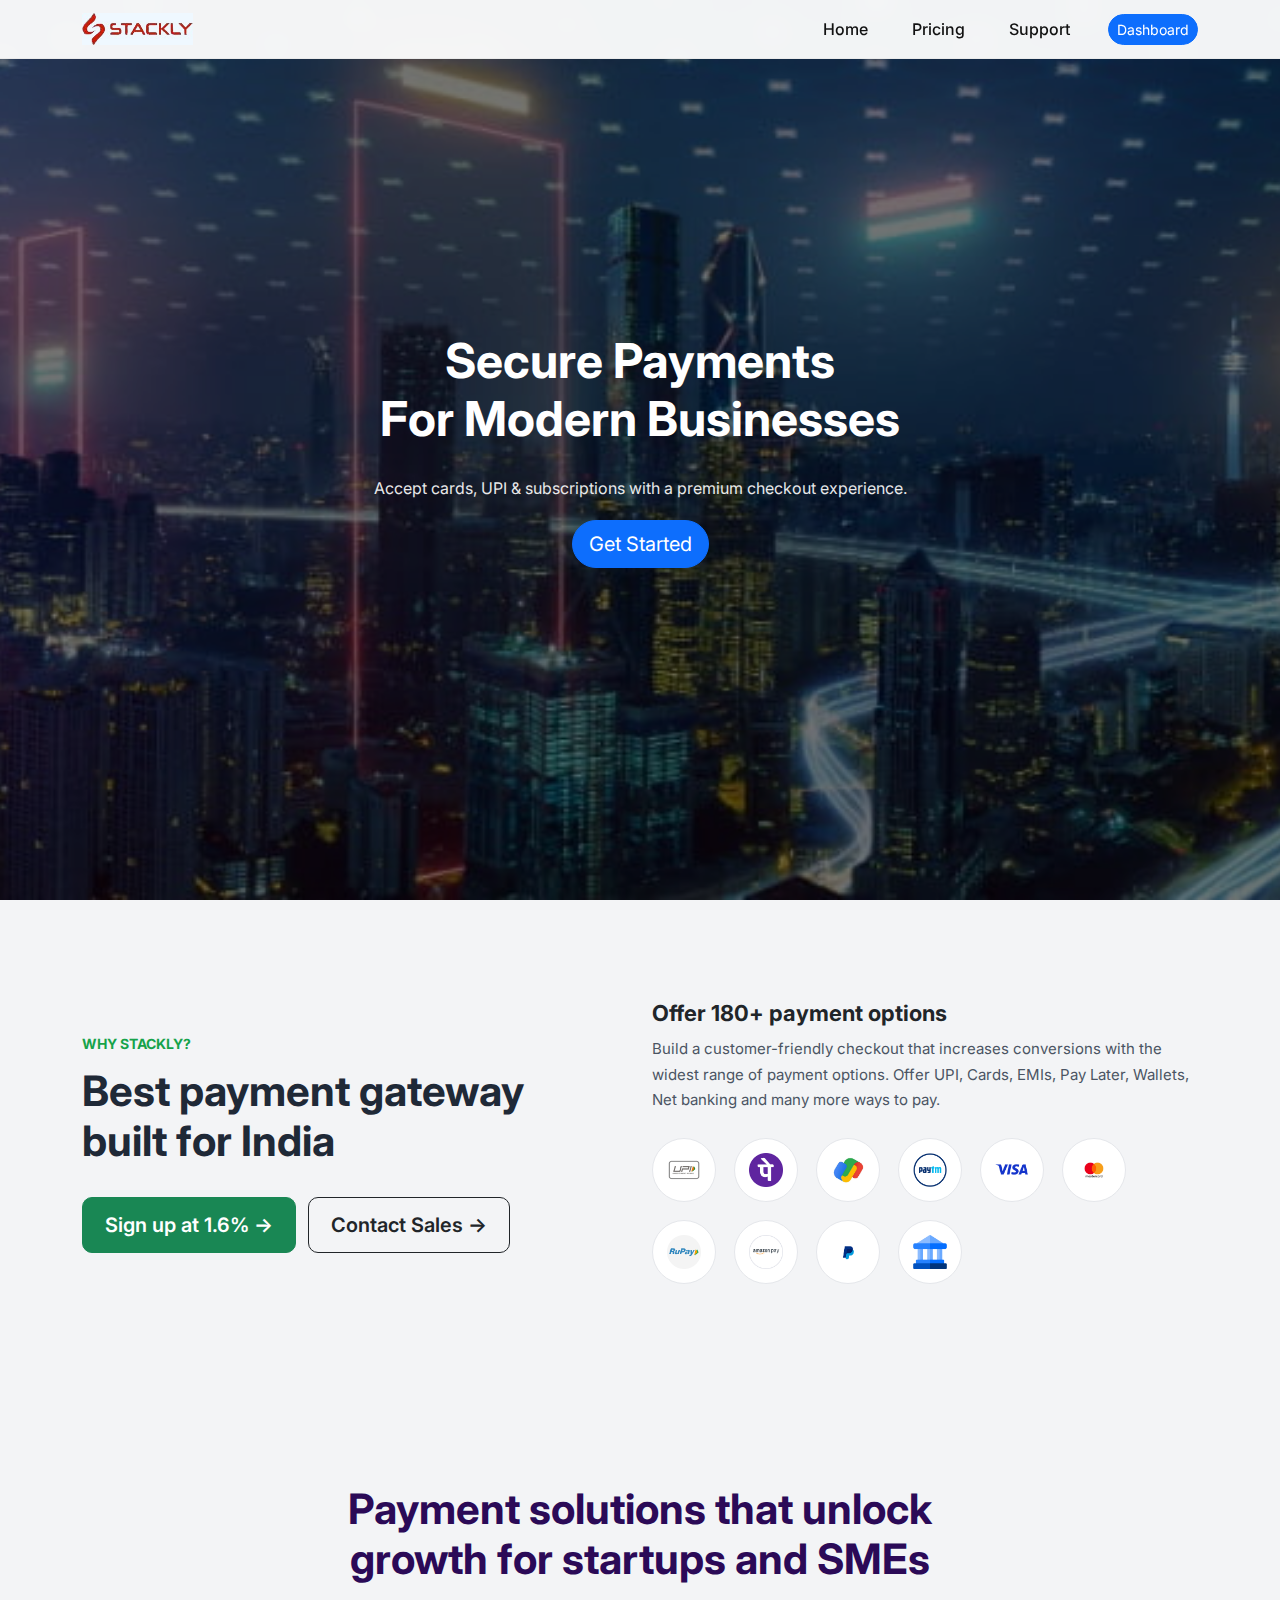
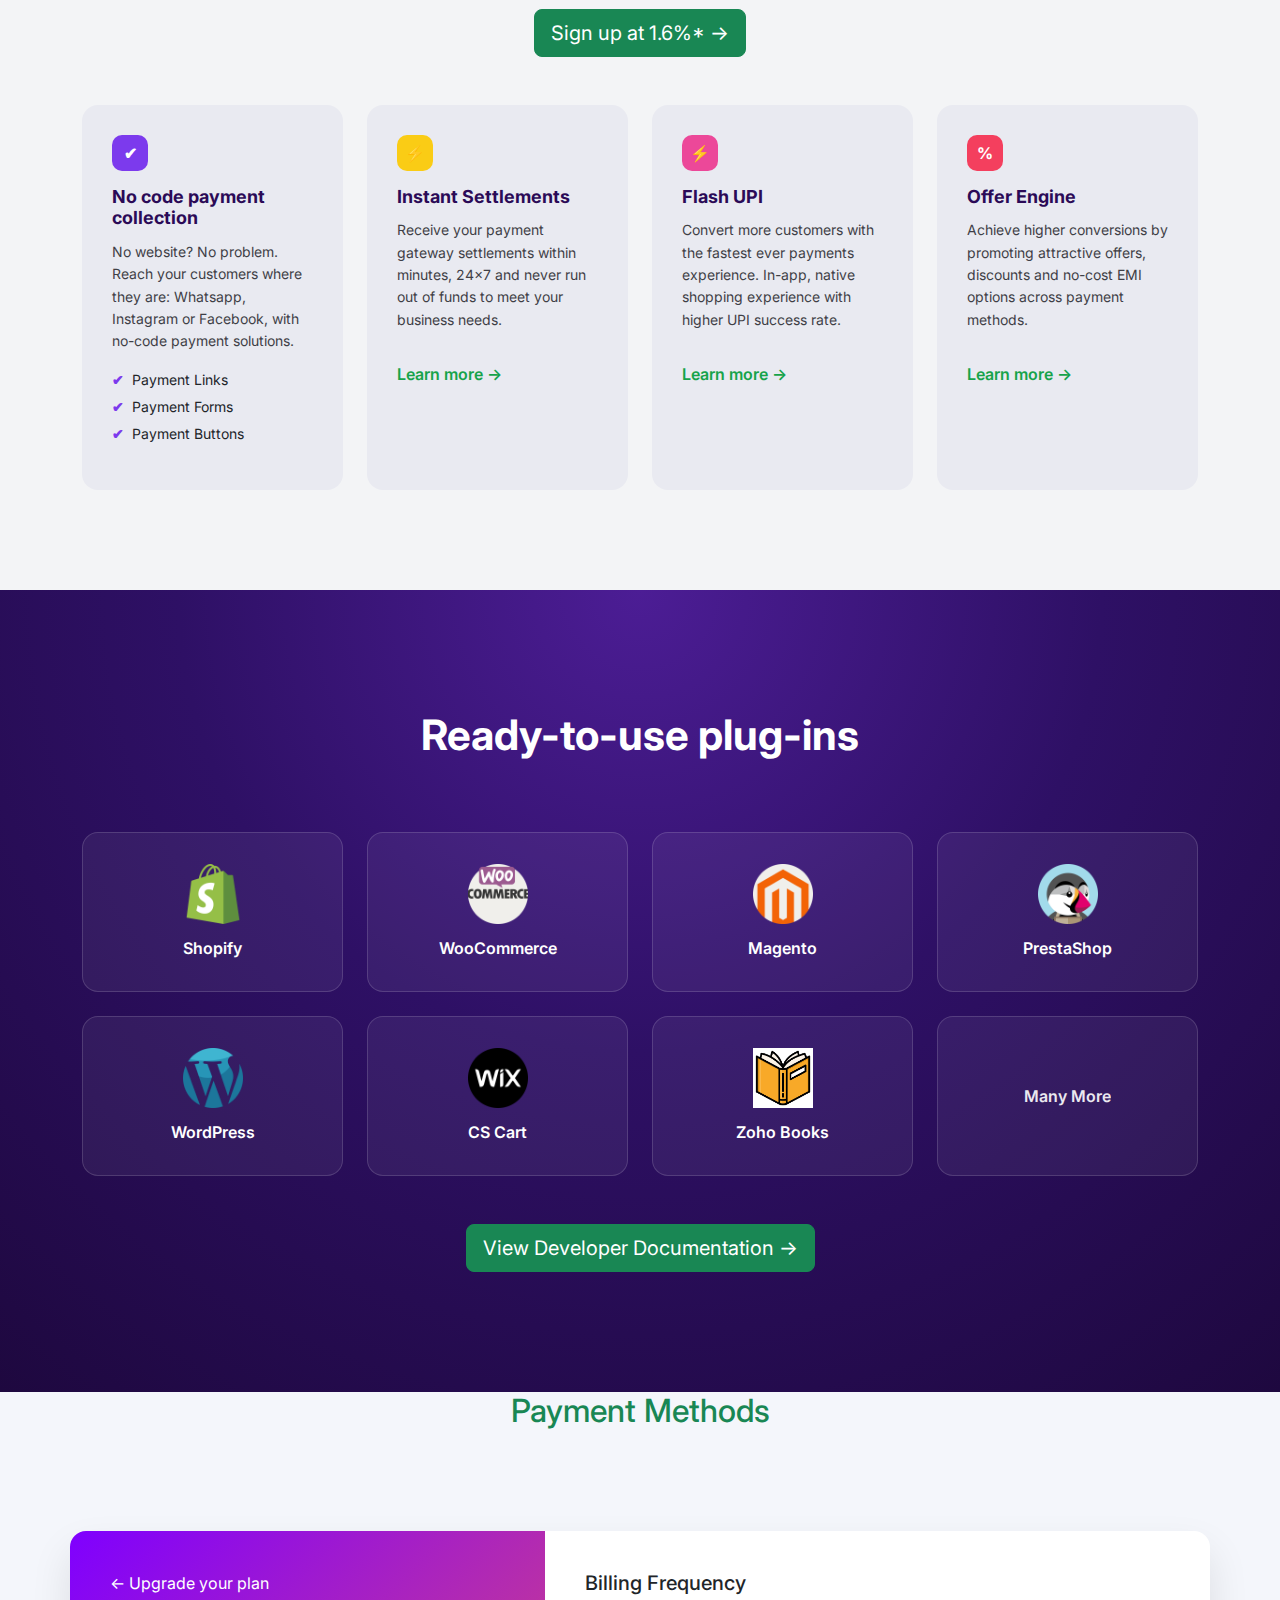
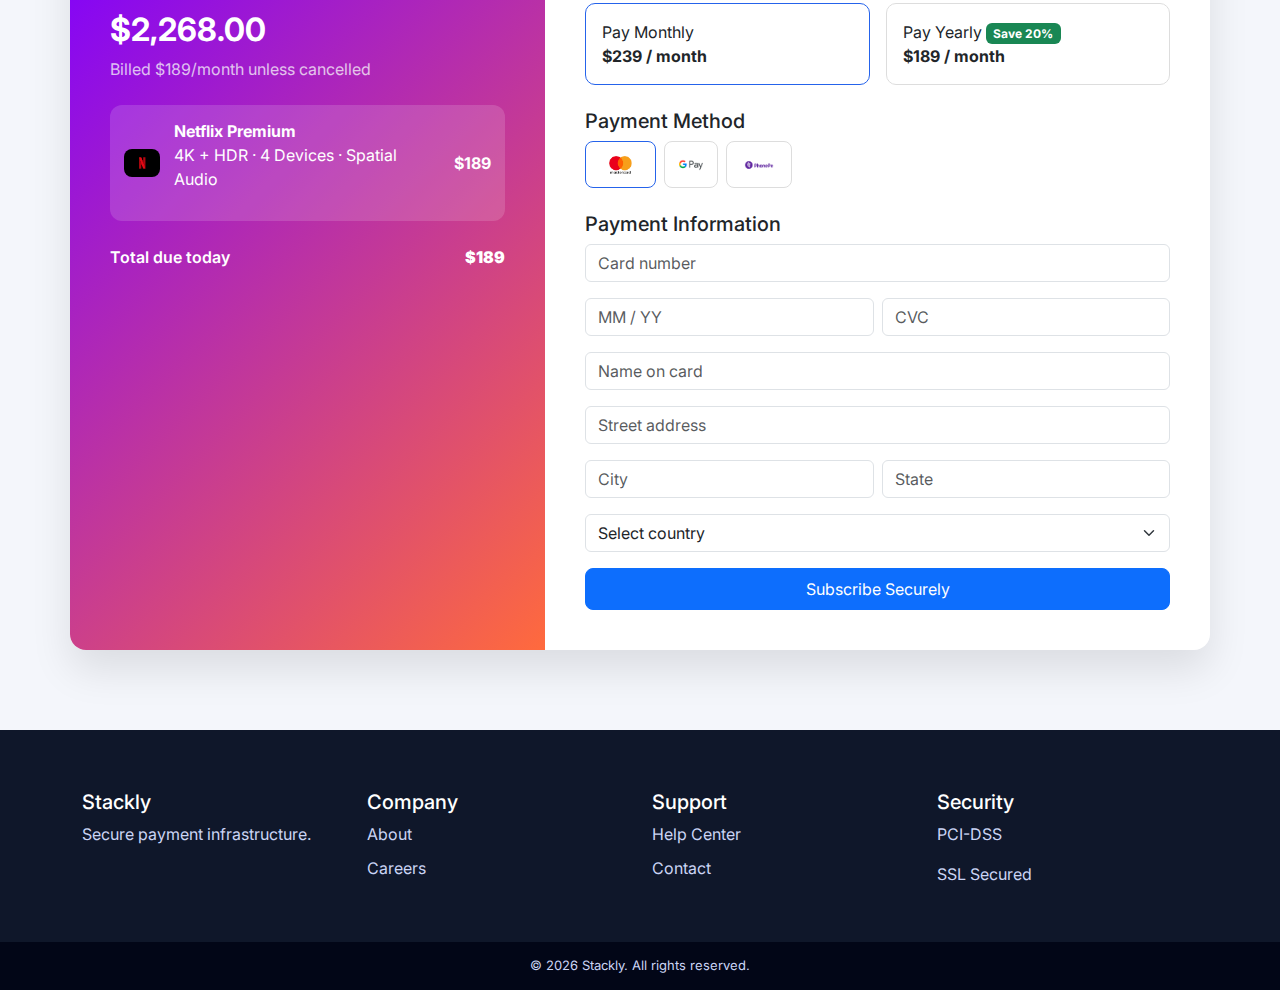
<file: index.html>
<!DOCTYPE html>
<html lang="en">
<head>
  <meta charset="UTF-8">
  <title>Premium Payment UI</title>
  <meta name="viewport" content="width=device-width, initial-scale=1">
  <link href="https://cdn.jsdelivr.net/npm/bootstrap@5.3.3/dist/css/bootstrap.min.css" rel="stylesheet">
  <link href="https://fonts.googleapis.com/css2?family=Inter:wght@400;500;600;700&display=swap" rel="stylesheet">

  <link rel="stylesheet" href="style.css">
</head>
<body>
<nav class="navbar navbar-expand-lg fixed-top">
  <div class="container">
    <a class="navbar-brand" href="#">
      <img src="logo (1).jpg" alt="Logo">
    </a>

    <button class="navbar-toggler" data-bs-toggle="collapse" data-bs-target="#navMenu">
      <span class="navbar-toggler-icon"></span>
    </button>

    <div class="collapse navbar-collapse justify-content-end" id="navMenu">
      <ul class="navbar-nav align-items-center">
        <li class="nav-item"><a class="nav-link" href="error.html">Home</a></li>
        <li class="nav-item"><a class="nav-link" href="error.html">Pricing</a></li>
        <li class="nav-item"><a class="nav-link" href="error.html">Support</a></li>
        <li class="nav-item ms-3">
          <a class="btn btn-primary btn-sm rounded-pill" href="error.html">Dashboard</a>
        </li>
      </ul>
    </div>
  </div>
</nav>

<section class="hero-slider">

  <div class="hero-slide active" style="background-image:url('SLIDE1.jpg')">
    <div class="hero-overlay"></div>
    <div class="hero-content">
      <h1>Secure Payments<br>For Modern Businesses</h1>
      <p>Accept cards, UPI & subscriptions with a premium checkout experience.</p>
      <a href="error.html" class="btn btn-primary btn-lg rounded-pill">Get Started</a>
    </div>
  </div>

  <div class="hero-slide" style="background-image:url('SLIDE2.webp')">
    <div class="hero-overlay"></div>
    <div class="hero-content">
      <h1>Simple Checkout<br>Higher Conversions</h1>
       <p>Designed to reduce drop-offs and increase trust.</p>
      <a href="error.html" class="btn btn-primary btn-lg rounded-pill">View Plans</a>
    </div>
  </div>

  <div class="hero-slide" style="background-image:url('SLIDE3.png')">
    <div class="hero-overlay"></div>
    <div class="hero-content">
      <h1>Subscriptions<br>Made Effortless</h1>
      <p>Recurring billing with full transparency.</p>
      <a href="error.html" class="btn btn-primary btn-lg rounded-pill">Subscribe Now</a>
    </div>
  </div>

</section>
<section class="why-gateway">
  <div class="container">
    <div class="row align-items-center">

      <div class="col-lg-6 mb-5 mb-lg-0">
        <span class="section-tag">WHY STACKLY?</span>

        <h2 class="section-title">
          Best payment gateway <br>
          built for India
        </h2>

        <div class="cta-buttons">
          <a href="error.html" class="btn btn-success btn-lg me-2">
            Sign up at 1.6% →
          </a>
          <a href="error.html" class="btn btn-outline-dark btn-lg">
            Contact Sales →
          </a>
        </div>
      </div>

    
      <div class="col-lg-6">
        <h5 class="feature-title">Offer 180+ payment options</h5>

        <p class="feature-text">
          Build a customer-friendly checkout that increases conversions
          with the widest range of payment options. Offer UPI, Cards,
          EMIs, Pay Later, Wallets, Net banking and many more ways to pay.
        </p>

    
        <div class="payment-icons">
          <div class="icon-circle"><img src="upi-icon.webp" alt="UPI"></div>
          <div class="icon-circle"><img src="phonepe-icon.webp" alt="PhonePe"></div>
          <div class="icon-circle"><img src="Gpay-icon.jpg" alt="Google Pay"></div>
          <div class="icon-circle"><img src="paytm_icon.webp" alt="Paytm"></div>
          <div class="icon-circle"><img src="VISA-logo.png" alt="Visa"></div>
          <div class="icon-circle"><img src="mastercard.png" alt="Mastercard"></div>
          <div class="icon-circle"><img src="Rupay.png" alt="RuPay"></div>
          <div class="icon-circle"><img src="Amazonpay.png" alt="Amazon Pay"></div>
          <div class="icon-circle"><img src="paypol-icon.png" alt="PayPal"></div>
          <div class="icon-circle"><img src="bank.png" alt="Net Banking"></div>
        </div>
      </div>

    </div>
  </div>
</section>
<section class="solutions-section">
  <div class="container">

   
    <div class="text-center mb-5">
      <h2 class="solutions-title">
        Payment solutions that unlock <br>
        growth for startups and SMEs
      </h2>

      <a href="error.html" class="btn btn-success btn-lg mt-3">
        Sign up at 1.6%* →
      </a>
    </div>

  
    <div class="row g-4">
      <div class="col-lg-3 col-md-6">
        <div class="solution-card">
          <div class="icon purple">✔</div>
          <h5>No code payment collection</h5>
          <p>
            No website? No problem. Reach your customers where they are:
            Whatsapp, Instagram or Facebook, with no-code payment solutions.
          </p>

          <ul>
            <li>Payment Links</li>
            <li>Payment Forms</li>
            <li>Payment Buttons</li>
          </ul>
        </div>
      </div>

      <div class="col-lg-3 col-md-6">
        <div class="solution-card">
          <div class="icon yellow">⚡</div>
          <h5>Instant Settlements</h5>
          <p>
            Receive your payment gateway settlements within minutes, 24×7
            and never run out of funds to meet your business needs.
          </p>

          <a href="error.html" class="learn-more">Learn more →</a>
        </div>
      </div>

    
      <div class="col-lg-3 col-md-6">
        <div class="solution-card">
          <div class="icon pink">⚡</div>
          <h5>Flash UPI</h5>
          <p>
            Convert more customers with the fastest ever payments experience.
            In-app, native shopping experience with higher UPI success rate.
          </p>

          <a href="error.html" class="learn-more">Learn more →</a>
        </div>
      </div>


      <div class="col-lg-3 col-md-6">
        <div class="solution-card">
          <div class="icon rose">%</div>
          <h5>Offer Engine</h5>
          <p>
            Achieve higher conversions by promoting attractive offers,
            discounts and no-cost EMI options across payment methods.
          </p>

          <a href="error.html" class="learn-more">Learn more →</a>
        </div>
      </div>

    </div>
  </div>
</section>
<section class="plugins-section">
  <div class="container text-center">

    <h2 class="plugins-title">Ready-to-use plug-ins</h2>

    <div class="row g-4 justify-content-center mt-5">
      <div class="col-lg-3 col-md-4 col-6">
        <div class="plugin-card">
          <img src="shopify.png" alt="Shopify">
          <p>Shopify</p>
        </div>
      </div>

      <div class="col-lg-3 col-md-4 col-6">
        <div class="plugin-card">
          <img src="woocommerce.png" alt="WooCommerce">
          <p>WooCommerce</p>
        </div>
      </div>

      <div class="col-lg-3 col-md-4 col-6">
        <div class="plugin-card">
          <img src="magento.png" alt="Magento">
          <p>Magento</p>
        </div>
      </div>

      <div class="col-lg-3 col-md-4 col-6">
        <div class="plugin-card">
          <img src="prestashop.png" alt="PrestaShop">
          <p>PrestaShop</p>
        </div>
      </div>
      <div class="col-lg-3 col-md-4 col-6">
        <div class="plugin-card">
          <img src="wordpress.png" alt="WordPress">
          <p>WordPress</p>
        </div>
      </div>

      <div class="col-lg-3 col-md-4 col-6">
        <div class="plugin-card">
          <img src="wix.png" alt="Wix">
          <p>CS Cart</p>
        </div>
      </div>

      <div class="col-lg-3 col-md-4 col-6">
        <div class="plugin-card">
          <img src="Book.png" alt="Zoho Books">
          <p>Zoho Books</p>
        </div>
      </div>

      <div class="col-lg-3 col-md-4 col-6">
        <div class="plugin-card">
          <p class="more">Many More</p>
        </div>
      </div>

    </div>

    <a href="error.html" class="btn btn-success btn-lg mt-5">
      View Developer Documentation →
    </a>

  </div>
</section>

 <h2 class="text-center text-success">Payment Methods</h2>

<main class="container payment-wrapper">
  <div class="row payment-card">

  
    <div class="col-lg-5 left-panel">
      <p class="back-link">← Upgrade your plan</p>
      <h2 class="fw-bold">$2,268.00</h2>
      <p class="text-light opacity-75">
        Billed $189/month unless cancelled
      </p>

      <div class="plan-box mt-4">
        <img src="netflixlogo.webp" alt="">
        <div>
          <strong>Netflix Premium</strong>
          <p>4K + HDR · 4 Devices · Spatial Audio</p>
        </div>
        <span class="ms-auto fw-bold">$189</span>
      </div>

      <div class="summary mt-4">
        <div><span>Total due today</span><strong>$189</strong></div>
      </div>
    </div>

  
    <div class="col-lg-7 right-panel">
      <h5>Billing Frequency</h5>
      <div class="row g-3 mb-4">
        <div class="col-md-6">
          <div class="billing-option active" data-price="239">
            Pay Monthly<br><strong>$239 / month</strong>
          </div>
        </div>
        <div class="col-md-6">
          <div class="billing-option" data-price="189">
            Pay Yearly <span class="badge bg-success">Save 20%</span><br>
            <strong>$189 / month</strong>
          </div>
        </div>
      </div>

      <h5>Payment Method</h5>
      <div class="d-flex gap-2 mb-4">
        <button class="pay-method active" data-method="card">
          <img src="mastercard.png">
        </button>
        <button class="pay-method" data-method="gpay">
          <img src="Gpay.png">
        </button>
        <button class="pay-method" data-method="phonepe">
          <img src="PhonePe-Logo.png">
        </button>
      </div>

      <h5>Payment Information</h5>
      <form>
        <input class="form-control mb-3" placeholder="Card number">
        <div class="row g-2">
          <div class="col">
            <input class="form-control" placeholder="MM / YY">
          </div>
          <div class="col">
            <input class="form-control" placeholder="CVC">
          </div>
        </div>

        <input class="form-control my-3" placeholder="Name on card">
        <input class="form-control mb-3" placeholder="Street address">

        <div class="row g-2">
          <div class="col">
            <input class="form-control" placeholder="City">
          </div>
          <div class="col">
            <input class="form-control" placeholder="State">
          </div>
        </div>

        <select class="form-select my-3">
          <option>Select country</option>
          <option>India</option>
          <option>USA</option>
          <option>UK</option>
        </select>

        <button class="btn btn-primary w-100 rounded-3 py-2">
          Subscribe Securely
        </button>
      </form>
    </div>
  </div>
</main>

<footer>
  <div class="container">
    <div class="row">
      <div class="col-md-3">
        <h5>Stackly</h5>
        <p>Secure payment infrastructure.</p>
      </div>
      <div class="col-md-3">
        <h5>Company</h5>
        <a href="error.html">About</a>
        <a href="error.html">Careers</a>
      </div>
      <div class="col-md-3">
        <h5>Support</h5>
        <a href="error.html">Help Center</a>
        <a href="error.html">Contact</a>
      </div>
      <div class="col-md-3">
        <h5>Security</h5>
        <p> PCI-DSS</p>
        <p> SSL Secured</p>
      </div>
    </div>
  </div>

  <div class="footer-bottom">
    &copy; 2026 Stackly. All rights reserved.
  </div>
</footer>
<script src="https://cdn.jsdelivr.net/npm/bootstrap@5.3.3/dist/js/bootstrap.bundle.min.js"></script>
<script src="script.js"></script>
</body>
</html>
</file>
<file: style.css>
body {
  font-family: 'Inter', sans-serif;
  background: #f4f6fb;
  overflow-x: hidden;
}
html,body{
  overflow-x: hidden;
}

.navbar {
  background: rgba(255,255,255,0.95);

  backdrop-filter: blur(10px);
  border-bottom: 1px solid #eaeaea;
}
.navbar-brand {
  display: flex;
  align-items: center;
  justify-content: center;
  
}

.navbar-brand img {
  height: 32px;             
  background-color: whitesmoke;
}
.navbar .nav-link {
  color: #111;
  font-weight: 500;
  position: relative;
  padding: 6px 0;
  margin: 0 14px;
  text-decoration: none;
  transition: color 0.25s ease;
}

.navbar .nav-link::after {
  content: "";
  position: absolute;
  left: 0;
  bottom: -4px;
  width: 0%;
  height: 2px;
  background-color: #2563eb;
  transition: width 0.25s ease;
}

.navbar .nav-link:hover {
  color: #2563eb;
}

.navbar .nav-link:hover::after {
  width: 100%;
}

.navbar .nav-link.active::after {
  width: 100%;
}
.hero-slider {
  height: 100vh;
  position: relative;
  overflow: hidden;
}

.hero-slide {
  position: absolute;
  inset: 0;
  background-size: cover;
  background-position: center;
  opacity: 0;
  transition: opacity 1s ease-in-out;
}

.hero-slide.active {
  opacity: 1;
  z-index: 1;
}
.hero-overlay {
  position: absolute;
  inset: 0;
  background: rgba(0,0,0,0.55);
}

.hero-content {
  position: relative;
  z-index: 2;
  height: 100%;
  color: #fff;
  display: flex;
  flex-direction: column;
  justify-content: center;
  align-items: center;
  text-align: center;
}

.hero-content h1 {
  font-size: 3rem;
  font-weight: 700;
}
.hero-content p {
  max-width: 600px;
  margin: 20px 0;
  opacity: 0.9;
}

.why-gateway {
  background: #f3f4f6;
  padding: 100px 0;
}

.section-tag {
  font-size: 14px;
  font-weight: 700;
  color: #16a34a;
  margin-bottom: 12px;
  display: inline-block;
}

.section-title {
  font-size: 42px;
  font-weight: 700;
  line-height: 1.2;
  color: #1f2937;
  margin-bottom: 30px;
}

.cta-buttons .btn {
  padding: 12px 22px;
  border-radius: 10px;
  font-weight: 600;
}
.feature-title {
  font-size: 22px;
  font-weight: 700;
  margin-bottom: 10px;
}

.feature-text {
  font-size: 15px;
  color: #4b5563;
  line-height: 1.7;
  margin-bottom: 25px;
}
.payment-icons {
  display: flex;
  flex-wrap: wrap;
  gap: 18px;
}

.icon-circle {
  width: 64px;
  height: 64px;
  border-radius: 50%;
  background: #ffffff;
  border: 1px solid #e5e7eb;
  display: flex;
  align-items: center;
  justify-content: center;
  transition: all 0.25s ease;
}

.icon-circle img {
  max-width: 34px;
  max-height: 34px;
  object-fit: contain;
}

.icon-circle:hover {
  transform: translateY(-4px);
  box-shadow: 0 12px 24px rgba(0,0,0,0.08);
}

.solutions-section {
  background: #f3f4f6;
  padding: 100px 0;
}

.solutions-title {
  font-size: 42px;
  font-weight: 700;
  color: #2b0a57;
  line-height: 1.2;
}

.solution-card {
  background: #e9eaf1;
  border-radius: 16px;
  padding: 30px;
  height: 100%;
  transition: all 0.3s ease;
}

.solution-card:hover {
  transform: translateY(-6px);
}

.solution-card h5 {
  font-size: 18px;
  font-weight: 700;
  margin-bottom: 12px;
  color: #2b0a57;
}

.solution-card p {
  font-size: 14px;
  color: #3f3f46;
  line-height: 1.6;
}

.solution-card .icon {
  width: 36px;
  height: 36px;
  border-radius: 10px;
  display: flex;
  align-items: center;
  justify-content: center;
  font-weight: 700;
  color: #fff;
  margin-bottom: 15px;
}

.icon.purple { background: #7c3aed; }
.icon.yellow { background: #facc15; color:#000; }
.icon.pink   { background: #ec4899; }
.icon.rose   { background: #f43f5e; }

.solution-card ul {
  padding-left: 0;
  list-style: none;
  margin-top: 15px;
}

.solution-card ul li {
  font-size: 14px;
  margin-bottom: 6px;
  position: relative;
  padding-left: 20px;
}

.solution-card ul li::before {
  content: "✔";
  position: absolute;
  left: 0;
  color: #7c3aed;
  font-weight: 700;
}

.learn-more {
  color: #16a34a;
  font-weight: 600;
  text-decoration: none;
  display: inline-block;
  margin-top: 15px;
}

.plugins-section {
  background: radial-gradient(
    circle at top,
    #4c1d95 0%,
    #2e1065 45%,
    #1e083f 100%
  );
  padding: 120px 0;
  color: #fff;
}

.plugins-title {
  font-size: 42px;
  font-weight: 700;
  color: #ffffff;
}
.plugin-card {
  background: rgba(255, 255, 255, 0.06);
  border: 1px solid rgba(255, 255, 255, 0.15);
  border-radius: 16px;
  padding: 30px 20px;
  height: 160px;

  display: flex;
  flex-direction: column;
  align-items: center;
  justify-content: center;

  transition: all 0.3s ease;
}

.plugin-card img {
  max-width: 60px;
  margin-bottom: 12px;
}

.plugin-card p {
  margin: 0;
  font-weight: 600;
  color: #ffffff;
}

.plugin-card .more {
  font-size: 16px;
  font-weight: 600;
  opacity: 0.9;
}

.plugin-card:hover {
  transform: translateY(-6px);
  background: rgba(255, 255, 255, 0.12);
  box-shadow: 0 20px 40px rgba(0,0,0,0.35);
}



.payment-wrapper {
  margin-top: 100px;
  margin-bottom: 80px;
}

.payment-card {
  border-radius: 16px;
  overflow: hidden;
  box-shadow: 0 20px 40px rgba(0,0,0,0.1);
  background: #fff;
}

.left-panel {
  background: linear-gradient(135deg, #7f00ff, #ff6a3d);
  color: #fff;
  padding: 40px;
}

.plan-box {
  display: flex;
  align-items: center;
  gap: 14px;
  background: rgba(255,255,255,0.15);
  padding: 14px;
  border-radius: 12px;
}

.plan-box img {
  width: 36px;
  border-radius: 8px;
  background: #000;
  padding: 6px;
}

.summary div {
  display: flex;
  justify-content: space-between;
  font-weight: 600;
}
.right-panel {
  padding: 40px;
}

.billing-option {
  border: 1px solid #ddd;
  border-radius: 10px;
  padding: 16px;
  cursor: pointer;
}

.billing-option.active,
.billing-option:hover {
  border-color: #2563eb;
}

.pay-method {
  border: 1px solid #ddd;
  background: #fff;
  padding: 10px 14px;
  border-radius: 8px;
  cursor: pointer;
}

.pay-method.active,
.pay-method:hover {
  border-color: #2563eb;
}

.pay-method img {
  height: 24px;
}

footer {
  background: #0f172a;
  color: #cbd5f5;
  padding-top: 60px;
}

footer h5 {
  color: #fff;
}


.footer-bottom {
  background: #020617;
  text-align: center;
  padding: 14px;
  font-size: 13px;
  margin-top: 40px;
}
footer a {
  color: #cbd5f5;
  text-decoration: none;
  display: block;              
  margin-bottom: 10px;
  width: fit-content;
  position: relative;
  transition: color 0.25s ease;
}


footer a::after {
  content: "";
  position: absolute;
  left: 0;
  bottom: -3px;
  width: 0%;
  height: 1px;
  background-color: #38bdf8;
  transition: width 0.25s ease;
}

footer a:hover {
  color: #38bdf8;
}

footer a:hover::after {
  width: 100%;
}

@media (max-width: 576px) {

  .cta-buttons {
    display: flex;
    flex-direction: column;
    gap: 12px;
    align-items: stretch;
  }

  .cta-buttons .btn {
    width: 100%;
    text-align: center;
  }

}
</file>
